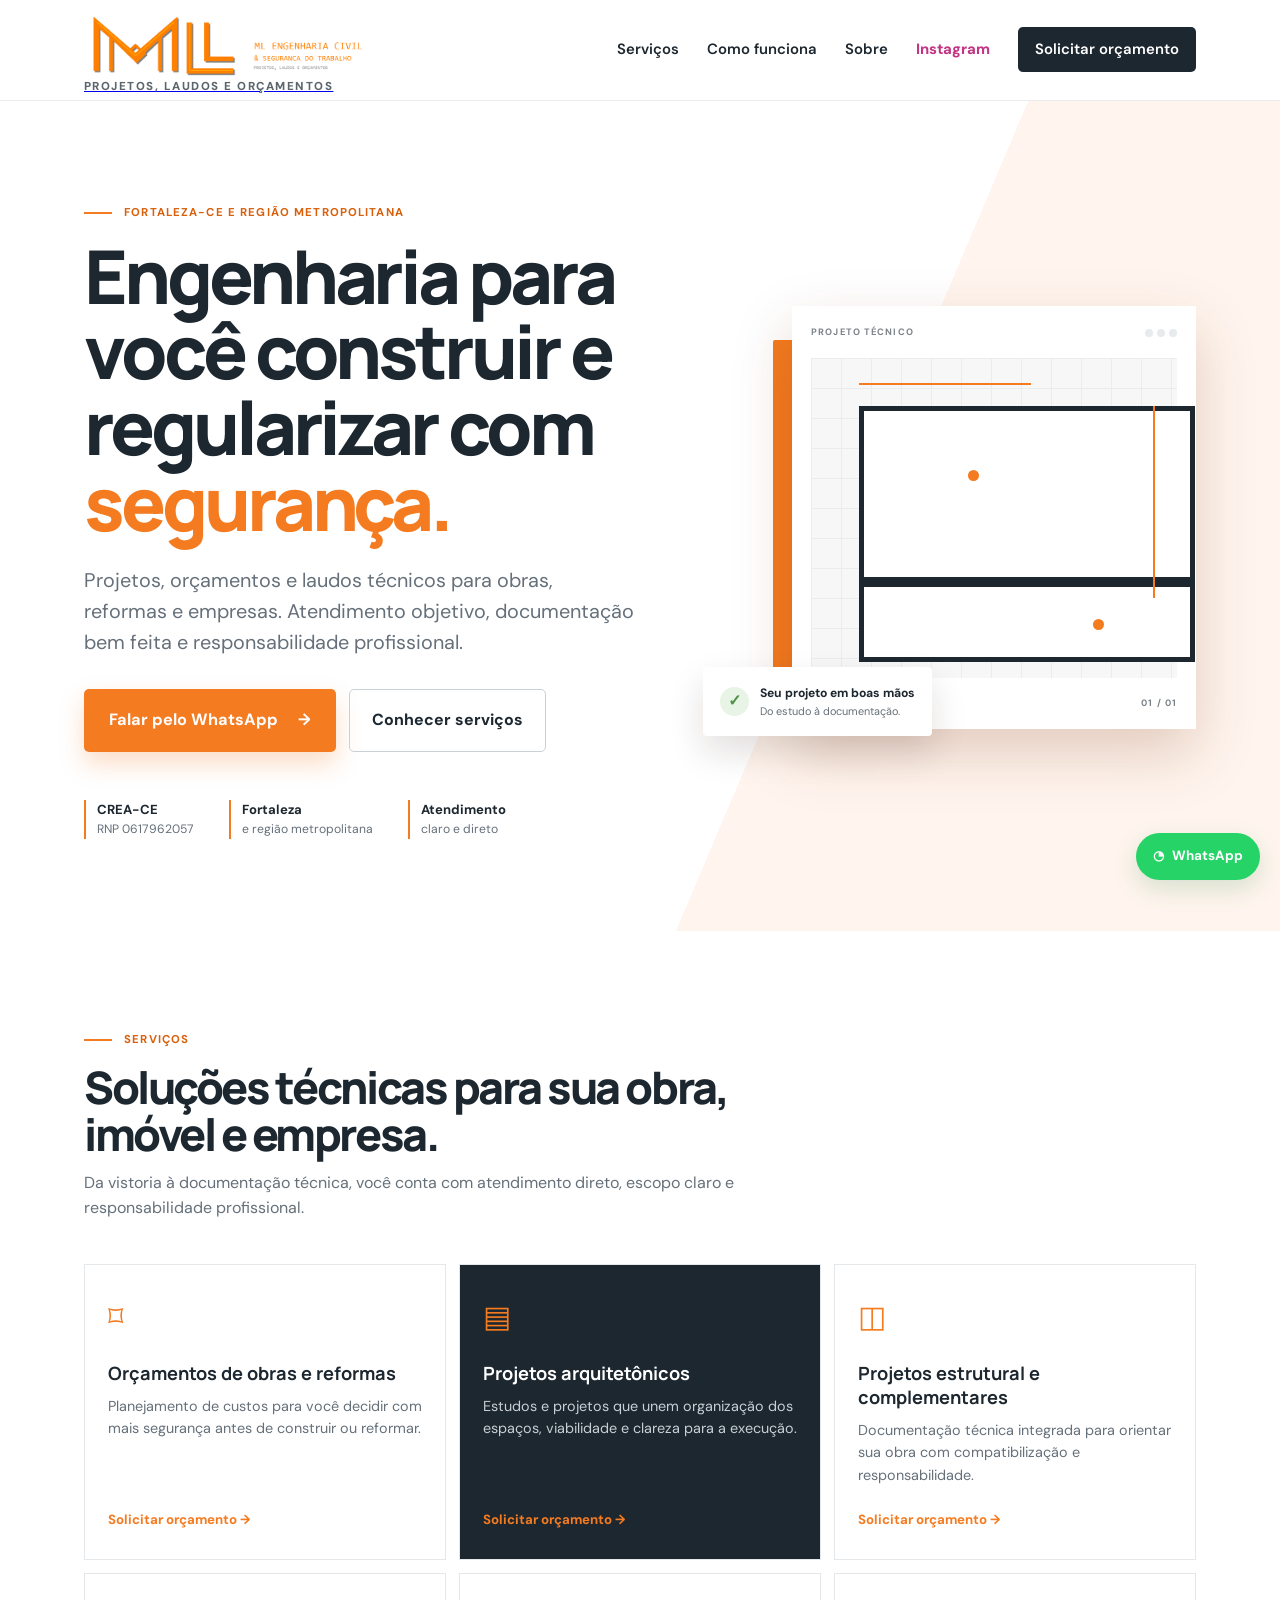
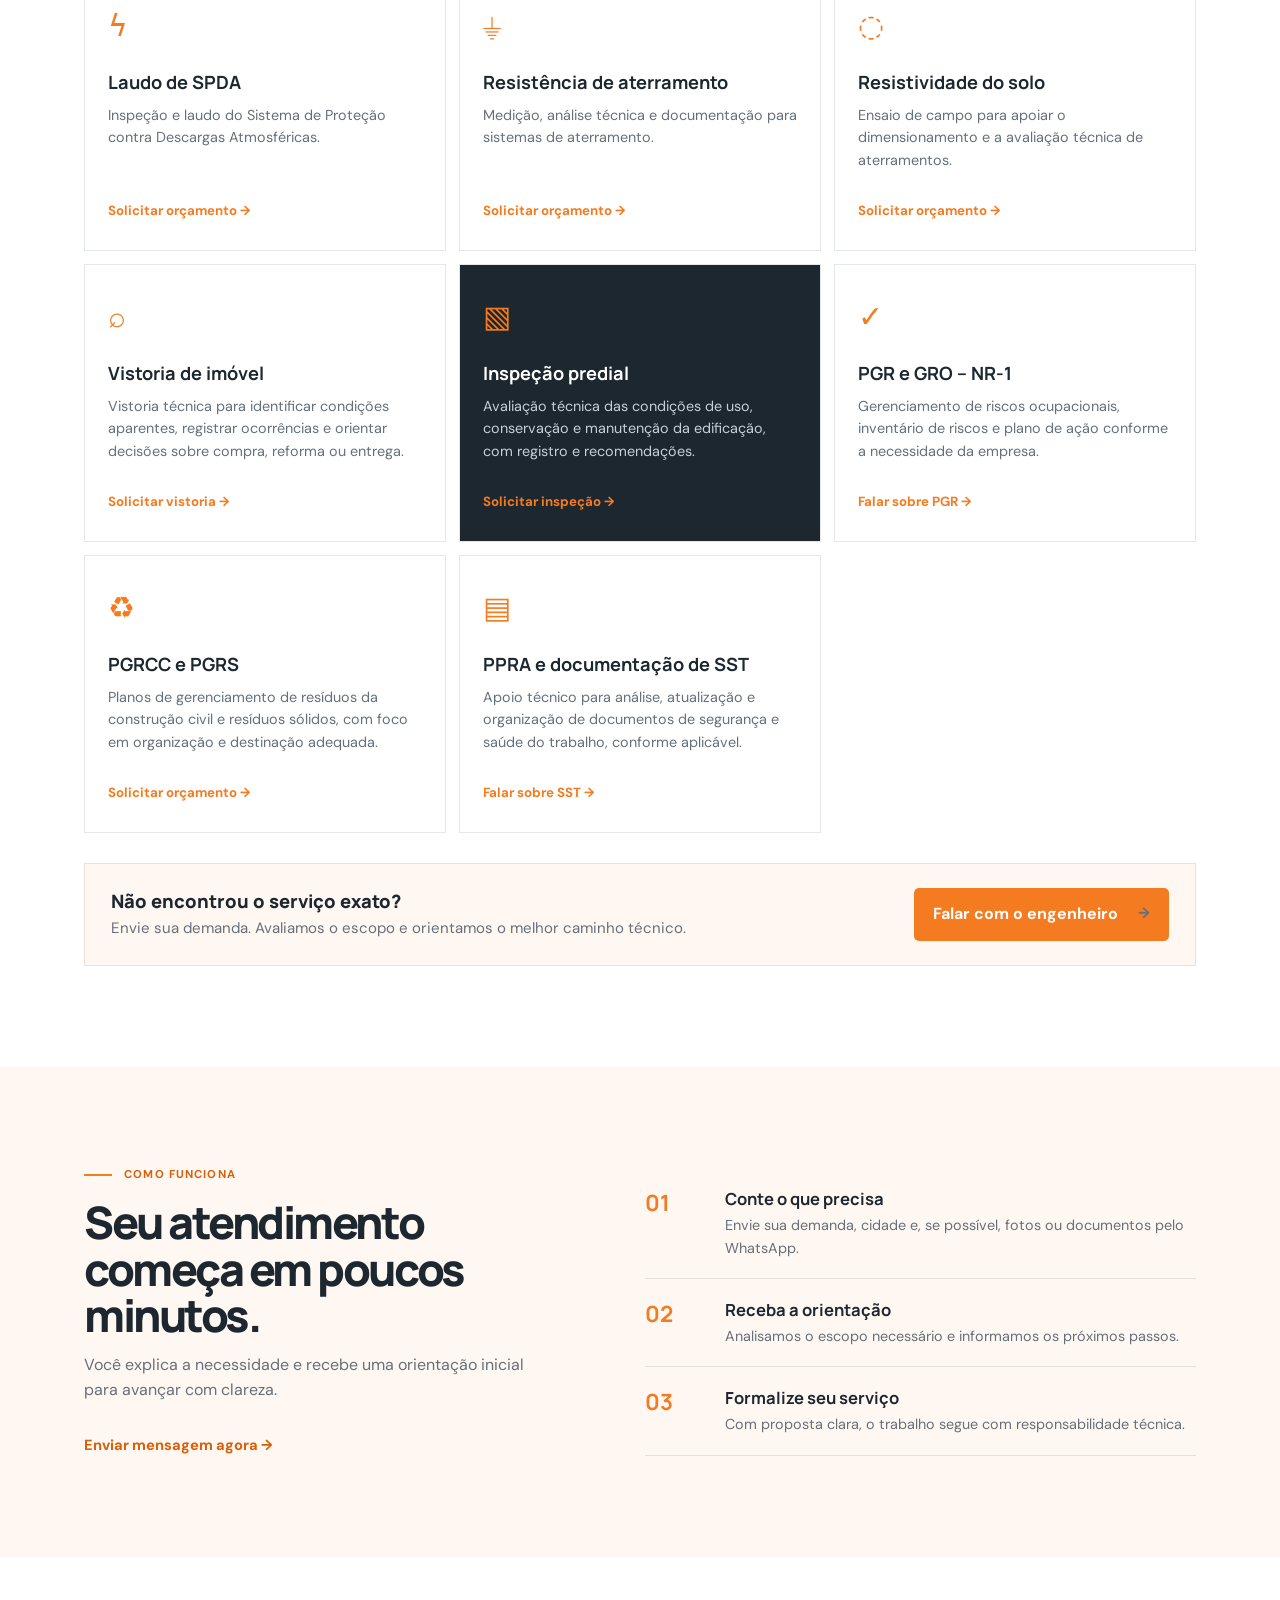
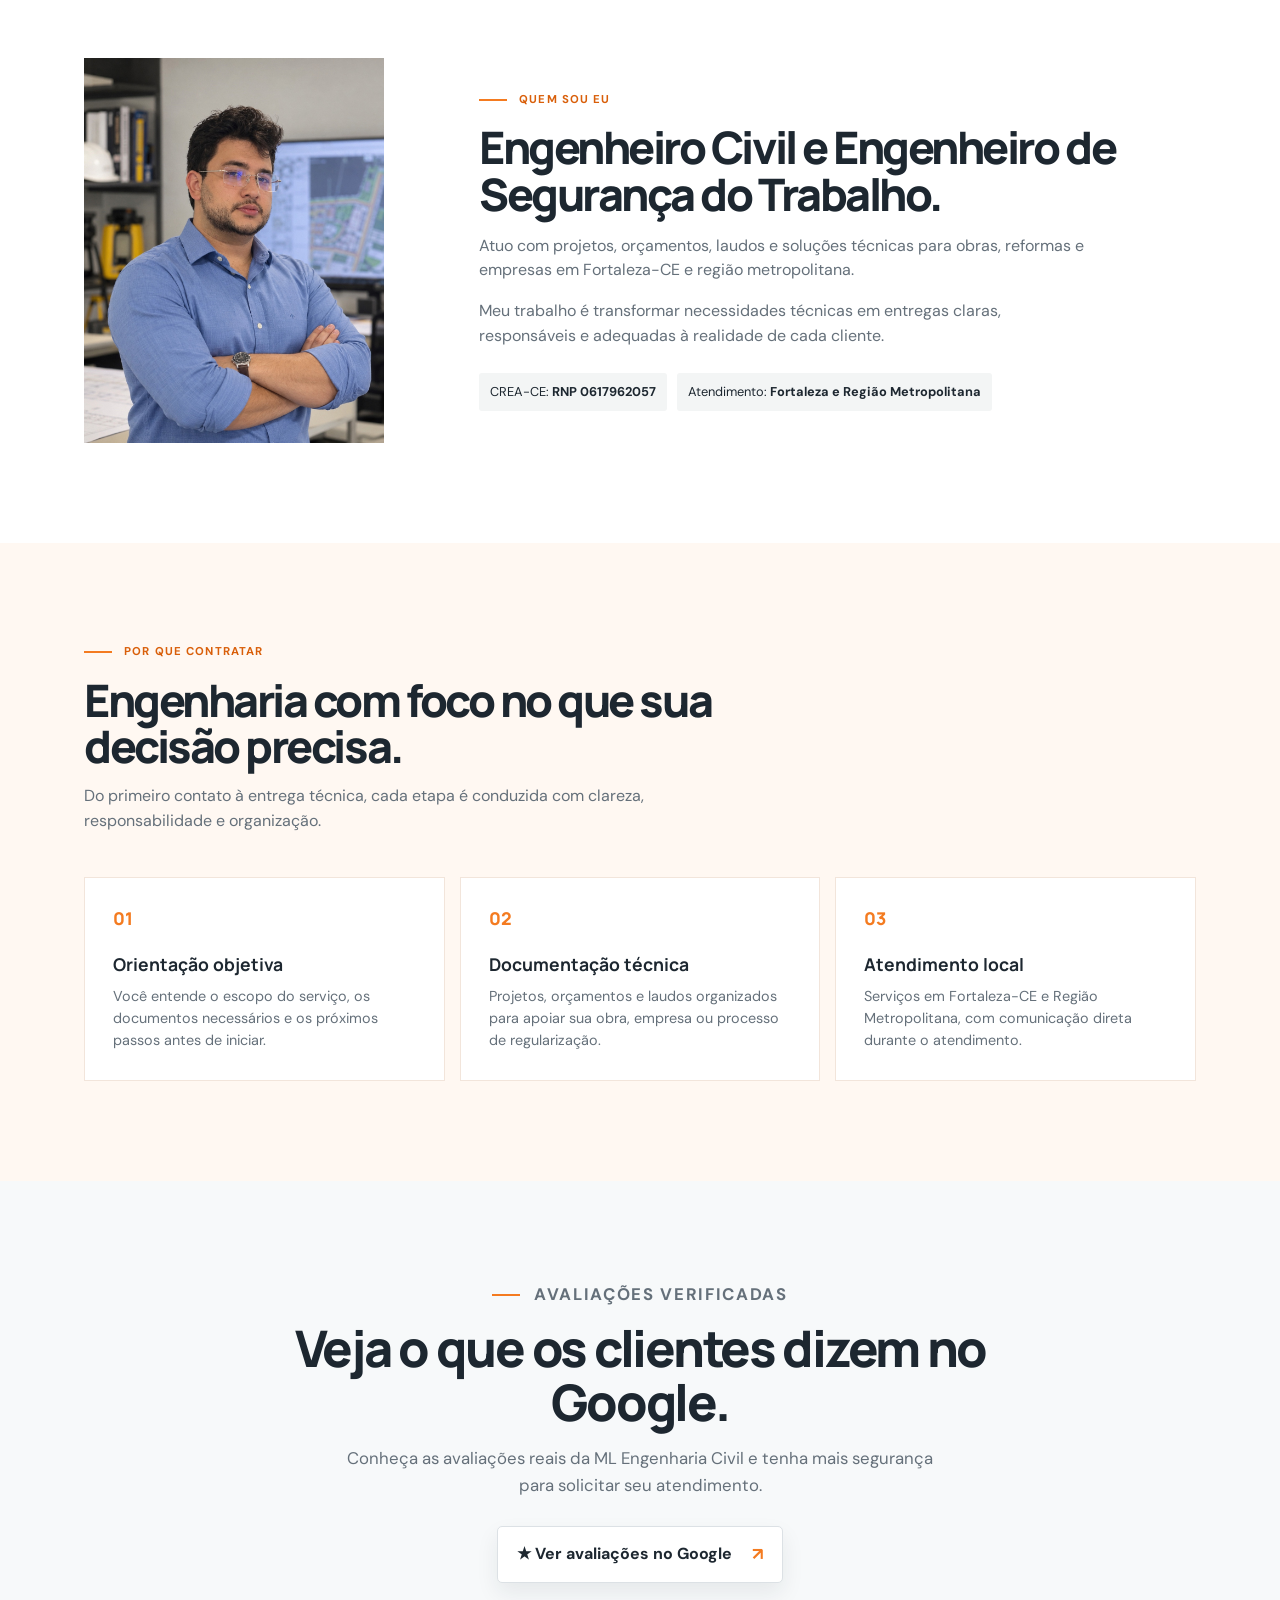
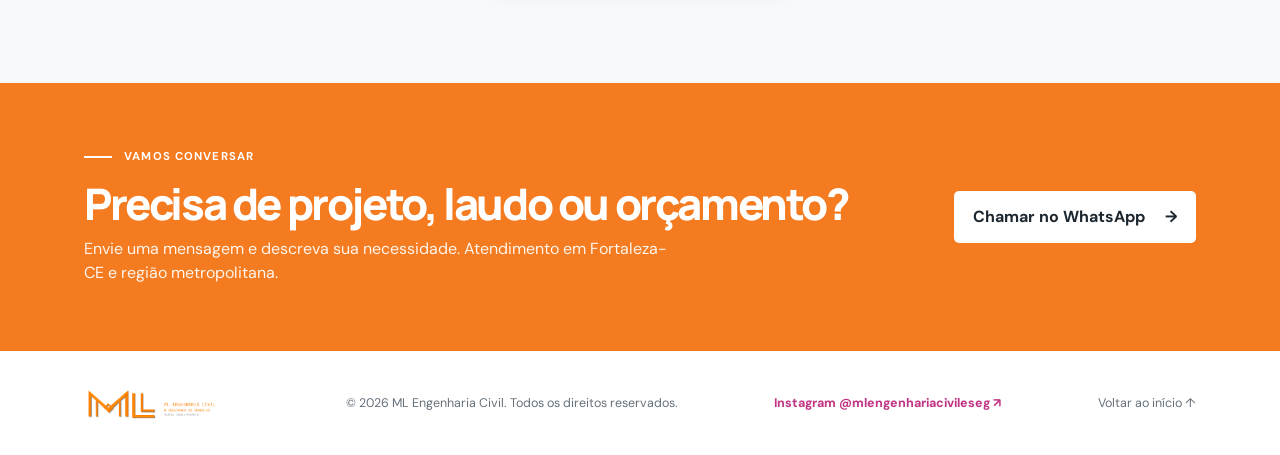
<file: index.html>
<!doctype html>
<html lang="pt-BR">
  <head>
    <meta charset="UTF-8" />
    <meta name="viewport" content="width=device-width, initial-scale=1.0" />
    <meta name="description" content="ML Engenharia Civil em Fortaleza-CE: projetos, orçamentos, vistorias, inspeções prediais, laudos, SPDA, aterramento e segurança do trabalho." />
    <meta name="theme-color" content="#f47b20" />
    <title>ML Engenharia Civil | Projetos, Laudos e Orçamentos</title>
    <link rel="preconnect" href="https://fonts.googleapis.com" />
    <link rel="preconnect" href="https://fonts.gstatic.com" crossorigin />
    <link href="https://fonts.googleapis.com/css2?family=DM+Sans:wght@400;500;600;700&family=Manrope:wght@600;700;800&display=swap" rel="stylesheet" />
    <link rel="stylesheet" href="styles.css" />
    <link rel="stylesheet" href="updates.css" />
  </head>
  <body>
    <header class="topbar">
      <div class="container nav">
        <a class="brand" href="#inicio" aria-label="ML Engenharia Civil">
          <img src="assets/logo_ml_engenharia.png" alt="ML Engenharia Civil" />
          <span class="brand-tagline">Projetos, laudos e orçamentos</span>
        </a>
        <button class="menu-button" aria-label="Abrir menu" aria-expanded="false">☰</button>
        <nav aria-label="Navegação principal">
          <a href="#servicos">Serviços</a>
          <a href="#como-funciona">Como funciona</a>
          <a href="#sobre">Sobre</a>
          <a class="instagram-nav" href="https://www.instagram.com/mlengenhariacivileseg/" target="_blank" rel="noopener noreferrer" aria-label="Abrir Instagram da ML Engenharia Civil">Instagram</a>
          <a class="nav-cta whatsapp-link" href="#contato">Solicitar orçamento</a>
        </nav>
      </div>
    </header>

    <main>
      <section class="hero" id="inicio">
        <div class="container hero-grid">
          <div class="hero-copy">
            <p class="eyebrow"><span></span> Fortaleza-CE e Região Metropolitana</p>
            <h1>Engenharia para você construir e regularizar com <em>segurança.</em></h1>
            <p class="lead">Projetos, orçamentos e laudos técnicos para obras, reformas e empresas. Atendimento objetivo, documentação bem feita e responsabilidade profissional.</p>
            <div class="hero-actions">
              <a class="button button-primary whatsapp-link" href="#contato">Falar pelo WhatsApp <span>→</span></a>
              <a class="button button-secondary" href="#servicos">Conhecer serviços</a>
            </div>
            <div class="trust-row" aria-label="Diferenciais">
              <div><strong>CREA-CE</strong><span>RNP 0617962057</span></div>
              <div><strong>Fortaleza</strong><span>e região metropolitana</span></div>
              <div><strong>Atendimento</strong><span>claro e direto</span></div>
            </div>
          </div>
          <div class="hero-visual" aria-hidden="true">
            <div class="orange-block"></div>
            <div class="drawing-card">
              <div class="drawing-top"><span>PROJETO TÉCNICO</span><i></i><i></i><i></i></div>
              <div class="plan"><div class="room r1"></div><div class="room r2"></div><div class="room r3"></div><div class="dimension d1"></div><div class="dimension d2"></div><b class="pin p1"></b><b class="pin p2"></b></div>
              <div class="drawing-foot"><span>ESTUDO PRELIMINAR</span><strong>01 / 01</strong></div>
            </div>
            <div class="float-card"><span class="check">✓</span><div><strong>Seu projeto em boas mãos</strong><small>Do estudo à documentação.</small></div></div>
          </div>
        </div>
      </section>

      <section class="services section" id="servicos">
        <div class="container">
          <div class="section-heading"><p class="eyebrow"><span></span> Serviços</p><h2>Soluções técnicas para sua obra, imóvel e empresa.</h2><p>Da vistoria à documentação técnica, você conta com atendimento direto, escopo claro e responsabilidade profissional.</p></div>
          <div class="service-grid">
            <article class="service-card"><div class="icon">⌑</div><h3>Orçamentos de obras e reformas</h3><p>Planejamento de custos para você decidir com mais segurança antes de construir ou reformar.</p><a class="whatsapp-link" href="#contato" data-service="Orçamento de obra ou reforma">Solicitar orçamento →</a></article>
            <article class="service-card featured"><div class="icon">▤</div><h3>Projetos arquitetônicos</h3><p>Estudos e projetos que unem organização dos espaços, viabilidade e clareza para a execução.</p><a class="whatsapp-link" href="#contato" data-service="Projeto arquitetônico">Solicitar orçamento →</a></article>
            <article class="service-card"><div class="icon">◫</div><h3>Projetos estrutural e complementares</h3><p>Documentação técnica integrada para orientar sua obra com compatibilização e responsabilidade.</p><a class="whatsapp-link" href="#contato" data-service="Projeto estrutural ou complementar">Solicitar orçamento →</a></article>
            <article class="service-card"><div class="icon">ϟ</div><h3>Laudo de SPDA</h3><p>Inspeção e laudo do Sistema de Proteção contra Descargas Atmosféricas.</p><a class="whatsapp-link" href="#contato" data-service="Laudo de SPDA">Solicitar orçamento →</a></article>
            <article class="service-card"><div class="icon">⏚</div><h3>Resistência de aterramento</h3><p>Medição, análise técnica e documentação para sistemas de aterramento.</p><a class="whatsapp-link" href="#contato" data-service="Laudo de resistência de aterramento">Solicitar orçamento →</a></article>
            <article class="service-card"><div class="icon">◌</div><h3>Resistividade do solo</h3><p>Ensaio de campo para apoiar o dimensionamento e a avaliação técnica de aterramentos.</p><a class="whatsapp-link" href="#contato" data-service="Ensaio de resistividade do solo">Solicitar orçamento →</a></article>
            <article class="service-card"><div class="icon">⌕</div><h3>Vistoria de imóvel</h3><p>Vistoria técnica para identificar condições aparentes, registrar ocorrências e orientar decisões sobre compra, reforma ou entrega.</p><a class="whatsapp-link" href="#contato" data-service="Vistoria de imóvel">Solicitar vistoria →</a></article>
            <article class="service-card featured"><div class="icon">▧</div><h3>Inspeção predial</h3><p>Avaliação técnica das condições de uso, conservação e manutenção da edificação, com registro e recomendações.</p><a class="whatsapp-link" href="#contato" data-service="Inspeção predial">Solicitar inspeção →</a></article>
            <article class="service-card"><div class="icon">✓</div><h3>PGR e GRO – NR-1</h3><p>Gerenciamento de riscos ocupacionais, inventário de riscos e plano de ação conforme a necessidade da empresa.</p><a class="whatsapp-link" href="#contato" data-service="PGR e GRO – NR-1">Falar sobre PGR →</a></article>
            <article class="service-card"><div class="icon">♻</div><h3>PGRCC e PGRS</h3><p>Planos de gerenciamento de resíduos da construção civil e resíduos sólidos, com foco em organização e destinação adequada.</p><a class="whatsapp-link" href="#contato" data-service="PGRCC ou PGRS">Solicitar orçamento →</a></article>
            <article class="service-card"><div class="icon">▤</div><h3>PPRA e documentação de SST</h3><p>Apoio técnico para análise, atualização e organização de documentos de segurança e saúde do trabalho, conforme aplicável.</p><a class="whatsapp-link" href="#contato" data-service="PPRA e documentação de SST">Falar sobre SST →</a></article>
          </div>
          <div class="services-cta"><div><strong>Não encontrou o serviço exato?</strong><span>Envie sua demanda. Avaliamos o escopo e orientamos o melhor caminho técnico.</span></div><a class="button button-primary whatsapp-link" href="#contato">Falar com o engenheiro <span>→</span></a></div>
        </div>
      </section>

      <section class="process section" id="como-funciona">
        <div class="container process-layout">
          <div><p class="eyebrow"><span></span> Como funciona</p><h2>Seu atendimento começa em poucos minutos.</h2><p class="lead small">Você explica a necessidade e recebe uma orientação inicial para avançar com clareza.</p><a class="text-link whatsapp-link" href="#contato">Enviar mensagem agora →</a></div>
          <ol class="steps"><li><span>01</span><div><h3>Conte o que precisa</h3><p>Envie sua demanda, cidade e, se possível, fotos ou documentos pelo WhatsApp.</p></div></li><li><span>02</span><div><h3>Receba a orientação</h3><p>Analisamos o escopo necessário e informamos os próximos passos.</p></div></li><li><span>03</span><div><h3>Formalize seu serviço</h3><p>Com proposta clara, o trabalho segue com responsabilidade técnica.</p></div></li></ol>
        </div>
      </section>

      <section class="about section" id="sobre">
        <div class="container about-grid"><div class="profile-photo"><img src="assets/engenheiro-ml.jpg" alt="Engenheiro da ML Engenharia Civil em ambiente de trabalho" /></div><div><p class="eyebrow"><span></span> Quem sou eu</p><h2>Engenheiro Civil e Engenheiro de Segurança do Trabalho.</h2><p>Atuo com projetos, orçamentos, laudos e soluções técnicas para obras, reformas e empresas em Fortaleza-CE e região metropolitana.</p><p>Meu trabalho é transformar necessidades técnicas em entregas claras, responsáveis e adequadas à realidade de cada cliente.</p><div class="credentials"><span>CREA-CE: <b>RNP 0617962057</b></span><span>Atendimento: <b>Fortaleza e Região Metropolitana</b></span></div></div></div>
      </section>

      <section class="testimonials section" id="diferenciais"><div class="container"><div class="section-heading"><p class="eyebrow"><span></span> Por que contratar</p><h2>Engenharia com foco no que sua decisão precisa.</h2><p>Do primeiro contato à entrega técnica, cada etapa é conduzida com clareza, responsabilidade e organização.</p></div><div class="testimonial-grid"><article class="difference-card"><span>01</span><h3>Orientação objetiva</h3><p>Você entende o escopo do serviço, os documentos necessários e os próximos passos antes de iniciar.</p></article><article class="difference-card"><span>02</span><h3>Documentação técnica</h3><p>Projetos, orçamentos e laudos organizados para apoiar sua obra, empresa ou processo de regularização.</p></article><article class="difference-card"><span>03</span><h3>Atendimento local</h3><p>Serviços em Fortaleza-CE e Região Metropolitana, com comunicação direta durante o atendimento.</p></article></div></div></section>

      <section class="google-reviews section" aria-labelledby="avaliacoes-google"><div class="container"><p class="eyebrow"><span></span> Avaliações verificadas</p><h2 id="avaliacoes-google">Veja o que os clientes dizem no Google.</h2><p>Conheça as avaliações reais da ML Engenharia Civil e tenha mais segurança para solicitar seu atendimento.</p><a class="button button-google" href="https://www.google.com/search?sca_esv=575abdecf4205f8a&sxsrf=AKL5yDhZG40NDTikiE7v04-J415m7J5Ewg%3A1793970749160&q=ML%20Engenharia%20Civil&stick=H4sIAAAAAAAAAONgU1I1qDAytEgzTTM2NjM1NzYyNEmxMqiwSEtKS0xMMTEwSzNOMTNNW8Qq7Ouj4JqXnpqXkViUmajgnFmWmQMAAI9qrj8AAAA&mat=CctFqCR_3rUd&ved=2ahUKEwi9vPbptfOXAxV2kZUCHapBJZIQrMcEegQIFhAC" target="_blank" rel="noopener noreferrer">★ Ver avaliações no Google <span>↗</span></a></div></section>

      <section class="contact" id="contato"><div class="container contact-box"><div><p class="eyebrow light"><span></span> Vamos conversar</p><h2>Precisa de projeto, laudo ou orçamento?</h2><p>Envie uma mensagem e descreva sua necessidade. Atendimento em Fortaleza-CE e região metropolitana.</p></div><a class="button button-white whatsapp-link" href="#contato">Chamar no WhatsApp <span>→</span></a></div></section>
    </main>

    <footer><div class="container footer"><img src="assets/logo_ml_engenharia.png" alt="ML Engenharia Civil" /><p>© <span id="year"></span> ML Engenharia Civil. Todos os direitos reservados.</p><a class="instagram-footer" href="https://www.instagram.com/mlengenhariacivileseg/" target="_blank" rel="noopener noreferrer">Instagram @mlengenhariacivileseg ↗</a><a href="#inicio">Voltar ao início ↑</a></div></footer>
    <a class="floating-whatsapp whatsapp-link" href="#contato" aria-label="Falar pelo WhatsApp">◔<span>WhatsApp</span></a>
    <script src="script.js"></script>
  </body>
</html>
</file>
<file: styles.css>
:root{--orange:#f47b20;--orange-dark:#d95f0a;--ink:#1d2730;--muted:#65707a;--cream:#fff8f2;--line:#e5e8ea}*{box-sizing:border-box}html{scroll-behavior:smooth}body{margin:0;color:var(--ink);font-family:"DM Sans",sans-serif;line-height:1.55}.container{max-width:1160px;margin:auto;padding:0 24px}.topbar{height:82px;display:flex;align-items:center;background:#fff;position:sticky;top:0;z-index:20;border-bottom:1px solid transparent}.nav{display:flex;align-items:center;justify-content:space-between;width:100%}.brand img{display:block;width:225px;height:auto}.nav nav{display:flex;gap:28px;align-items:center}.nav nav a{font-size:.93rem;font-weight:600;text-decoration:none;color:var(--ink)}.nav .nav-cta{background:var(--ink);color:#fff;padding:11px 17px;border-radius:5px}.menu-button{display:none;background:none;border:0;font-size:1.5rem}.hero{overflow:hidden;background:linear-gradient(113deg,#fff 63%,#fff5ee 63%);padding:86px 0 78px}.hero-grid{display:grid;grid-template-columns:1.06fr .94fr;gap:64px;align-items:center}.eyebrow{letter-spacing:.1em;text-transform:uppercase;font-size:.71rem;font-weight:700;color:var(--orange-dark);margin:0 0 16px}.eyebrow span{display:inline-block;width:28px;height:2px;background:var(--orange);vertical-align:middle;margin:0 8px 0 0}.hero h1,.section h2,.contact h2{font:800 clamp(2.6rem,5vw,4.55rem)/1.04 Manrope,sans-serif;letter-spacing:-.055em;margin:0 0 25px}.hero h1 em{font-style:normal;color:var(--orange)}.lead{font-size:1.12rem;color:var(--muted);max-width:620px;margin:0 0 31px}.lead.small{font-size:1rem}.hero-actions{display:flex;gap:13px;flex-wrap:wrap}.button{display:inline-flex;align-items:center;justify-content:center;gap:20px;padding:14px 19px;border-radius:5px;font-weight:700;text-decoration:none;transition:.2s}.button:hover{transform:translateY(-2px)}.button-primary{background:var(--orange);color:#fff}.button-secondary{color:var(--ink);border:1px solid #cbd0d4}.trust-row{margin-top:48px;display:flex;gap:35px}.trust-row div{display:grid;border-left:2px solid var(--orange);padding-left:11px}.trust-row strong{font-size:.82rem}.trust-row span{font-size:.76rem;color:var(--muted)}.hero-visual{min-height:430px;position:relative}.orange-block{position:absolute;inset:34px 15px 15px 70px;background:var(--orange);border-radius:2px}.drawing-card{position:absolute;background:#fff;box-shadow:0 24px 55px #762e0a36;width:82%;right:0;top:0;padding:19px}.drawing-top,.drawing-foot{display:flex;justify-content:space-between;align-items:center;font-size:.58rem;letter-spacing:.12em;color:#7b8388;font-weight:700}.drawing-top i{width:8px;height:8px;background:#e7ebed;border-radius:50%;margin-left:4px}.drawing-top i:first-of-type{margin-left:auto}.plan{height:320px;margin:18px 0;background:#f6f7f6;position:relative;background-image:linear-gradient(#e9edec 1px,transparent 1px),linear-gradient(90deg,#e9edec 1px,transparent 1px);background-size:30px 30px}.room{position:absolute;border:5px solid var(--ink);background:#fff}.r1{width:58%;height:55%;top:15%;left:13%;border-right:0}.r2{width:34%;height:55%;top:15%;left:71%;border-left:0}.r3{width:92%;height:25%;top:70%;left:13%}.dimension{position:absolute;border-top:2px solid var(--orange)}.d1{width:47%;top:8%;left:13%}.d2{height:60%;border-left:2px solid var(--orange);top:15%;right:6%}.pin{position:absolute;width:11px;height:11px;border-radius:50%;background:var(--orange)}.p1{top:35%;left:43%}.p2{bottom:15%;right:20%}.float-card{position:absolute;left:0;bottom:0;background:#fff;box-shadow:0 16px 35px #30180d22;border-radius:4px;padding:17px;display:flex;gap:11px;align-items:center}.check{width:29px;height:29px;background:#e8f4e5;border-radius:50%;display:grid;place-items:center;color:#519249;font-weight:700}.float-card strong,.float-card small{display:block}.float-card strong{font-size:.76rem}.float-card small{font-size:.68rem;color:var(--muted)}.section{padding:100px 0}.section-heading{max-width:670px;margin-bottom:43px}.section h2{font-size:clamp(2rem,3.5vw,3.25rem);margin-bottom:14px}.section-heading>p:last-child{color:var(--muted);margin:0}.service-grid{display:grid;grid-template-columns:repeat(4,1fr);gap:13px}.service-card{min-height:278px;border:1px solid var(--line);padding:28px 23px;display:flex;flex-direction:column;transition:.2s}.service-card:hover{box-shadow:0 12px 30px #20314410;transform:translateY(-4px)}.service-card.featured{background:var(--ink);color:#fff}.icon{font-size:1.9rem;color:var(--orange);margin-bottom:21px}.service-card h3{font:700 1.14rem Manrope;margin:0 0 10px}.service-card p{font-size:.9rem;color:var(--muted);margin:0}.featured p{color:#c8d0d5}.service-card a{margin-top:auto;padding-top:24px;color:var(--orange);font-weight:700;font-size:.83rem;text-decoration:none}.process{background:var(--cream)}.process-layout{display:grid;grid-template-columns:.9fr 1.1fr;gap:110px;align-items:center}.text-link{font-size:.92rem;color:var(--orange-dark);font-weight:700;text-decoration:none}.steps{padding:0;margin:0;list-style:none}.steps li{display:grid;grid-template-columns:62px 1fr;gap:18px;padding:19px 0;border-bottom:1px solid #eadfd7}.steps span{font:700 1.4rem Manrope;color:var(--orange)}.steps h3{font:700 1.04rem Manrope;margin:0 0 4px}.steps p{margin:0;color:var(--muted);font-size:.9rem}.about-grid{display:grid;grid-template-columns:300px 1fr;gap:95px;align-items:center}.about-mark{font:800 8rem/1 Manrope;letter-spacing:-.1em;color:var(--orange);position:relative}.about-mark:after{content:"";position:absolute;background:var(--ink);height:6px;width:115px;left:15px;bottom:-14px}.about p:not(.eyebrow){color:var(--muted);max-width:620px}.credentials{display:flex;gap:10px;flex-wrap:wrap;margin-top:24px}.credentials span{font-size:.8rem;background:#f3f5f5;padding:9px 11px;border-radius:3px}.contact{background:var(--orange);padding:65px 0}.contact-box{display:flex;justify-content:space-between;gap:30px;align-items:center;color:#fff}.contact h2{font-size:clamp(2rem,3.4vw,3.25rem);margin:0 0 10px}.contact p:not(.eyebrow){max-width:590px;margin:0;color:#fff5ed}.eyebrow.light{color:#fff}.eyebrow.light span{background:#fff}.button-white{background:#fff;color:var(--ink);flex:0 0 auto}footer{padding:33px 0;background:#fff}.footer{display:flex;align-items:center;justify-content:space-between;gap:20px}.footer img{width:165px}.footer p,.footer a{margin:0;font-size:.78rem;color:var(--muted);text-decoration:none}.floating-whatsapp{position:fixed;right:20px;bottom:20px;background:#25D366;color:#fff;border-radius:50px;padding:13px 17px;display:flex;gap:8px;text-decoration:none;box-shadow:0 9px 25px #237d402e;font-weight:700;font-size:.84rem;z-index:10}@media(max-width:850px){.menu-button{display:block}.nav nav{display:none;position:absolute;top:82px;left:0;right:0;background:#fff;flex-direction:column;align-items:stretch;padding:20px 24px;box-shadow:0 12px 20px #0001}.nav nav.open{display:flex}.hero{padding-top:52px;background:#fff}.hero-grid,.process-layout,.about-grid{grid-template-columns:1fr;gap:45px}.hero-visual{max-width:540px;width:100%;justify-self:center}.service-grid{grid-template-columns:repeat(2,1fr)}.about-mark{font-size:5rem}.section{padding:74px 0}.contact-box{align-items:flex-start;flex-direction:column}.button-white{width:100%}}@media(max-width:520px){.container{padding:0 18px}.brand img{width:180px}.hero h1{font-size:2.55rem}.trust-row{gap:13px}.trust-row div{font-size:.8rem}.hero-visual{min-height:340px}.drawing-card{width:88%;padding:12px}.plan{height:245px}.orange-block{left:34px}.service-grid{grid-template-columns:1fr}.footer{align-items:flex-start;flex-direction:column}.floating-whatsapp span{display:none}.floating-whatsapp{padding:15px;border-radius:50%}}
</file>
<file: updates.css>
/* Conteúdo acrescentado para a apresentação profissional da ML Engenharia Civil. */
.service-grid { grid-template-columns: repeat(3, 1fr); }
.topbar { height: 100px; box-shadow: 0 1px 0 #e8ecee; }
.brand { display: flex; flex-direction: column; align-items: flex-start; }
.brand img { width: 350px; }
.brand-tagline { margin-top: -5px; color: #59646c; font-size: .72rem; font-weight: 800; letter-spacing: .13em; text-transform: uppercase; }
.hero { padding-top: 104px; padding-bottom: 92px; }
.hero h1 { max-width: 800px; font-size: clamp(3.35rem, 5.8vw, 5.6rem); line-height: 1.02; }
.hero .lead { max-width: 690px; font-size: 1.24rem; line-height: 1.55; }
.hero .button-primary { padding: 18px 25px; font-size: 1.02rem; box-shadow: 0 12px 24px #f47b2040; }
.hero .button-secondary { padding: 18px 22px; font-size: 1rem; }
.profile-photo { height: 385px; overflow: hidden; background: #f3f5f5; }
.profile-photo img { display: block; width: 100%; height: 100%; object-fit: cover; object-position: center 32%; }
.testimonials { background: #fff8f2; }
.testimonial-grid { display: grid; grid-template-columns: repeat(3, 1fr); gap: 15px; }
.testimonial-grid figure { margin: 0; padding: 28px; background: #fff; border: 1px solid #f2e5db; }
.testimonial-grid blockquote { margin: 0 0 18px; font: 600 1.08rem/1.5 Manrope, sans-serif; }
.testimonial-grid blockquote::before { content: "“"; color: var(--orange); font-size: 2.4rem; line-height: 0; vertical-align: -.45em; margin-right: 4px; }
.testimonial-grid figcaption { color: var(--muted); font-size: .75rem; }
.difference-card { margin: 0; padding: 28px; background: #fff; border: 1px solid #f2e5db; }
.difference-card span { display: block; margin-bottom: 22px; color: var(--orange); font: 800 1.1rem Manrope, sans-serif; }
.difference-card h3 { margin: 0 0 9px; font: 700 1.1rem Manrope, sans-serif; }
.difference-card p { margin: 0; color: var(--muted); font-size: .9rem; }
@media (max-width: 850px) { .service-grid, .testimonial-grid { grid-template-columns: repeat(2, 1fr); } }
@media (max-width: 520px) { .service-grid, .testimonial-grid { grid-template-columns: 1fr; } }
@media (max-width: 850px) { .topbar { height: 82px; } .brand img { width: 280px; } .hero { padding-top: 74px; padding-bottom: 70px; } }
@media (max-width: 520px) { .brand img { width: 225px; } .brand-tagline { font-size: .55rem; } .hero h1 { font-size: 2.9rem; } .hero .lead { font-size: 1.06rem; } }

.instagram-nav { color: #c13584 !important; font-weight: 800 !important; }
.instagram-footer { color: #c13584 !important; font-weight: 800; }

.google-reviews { background: #f7f9fa; text-align: center; }
.google-reviews .container { max-width: 760px; }
.google-reviews .eyebrow { margin-bottom: 14px; }
.google-reviews h2 { font: 800 clamp(2rem, 4vw, 3.15rem)/1.08 Manrope, sans-serif; letter-spacing: -.045em; margin: 0 auto 16px; }
.google-reviews p { color: var(--muted); font-size: 1.05rem; margin: 0 auto 28px; max-width: 610px; }
.button-google { background: #fff; border: 1px solid #dce1e5; color: var(--ink); box-shadow: 0 10px 22px #1d273014; }
.button-google span { color: var(--orange); font-size: 1.1rem; }

.services-cta { margin-top: 30px; padding: 24px 26px; border: 1px solid #f0dfd4; background: #fff8f2; display: flex; gap: 22px; align-items: center; justify-content: space-between; }
.services-cta strong, .services-cta span { display: block; }
.services-cta strong { font: 800 1.15rem Manrope, sans-serif; margin-bottom: 3px; }
.services-cta span { color: var(--muted); font-size: .94rem; }
@media (max-width: 650px) { .services-cta { align-items: stretch; flex-direction: column; } .services-cta .button { width: 100%; } }
</file>
